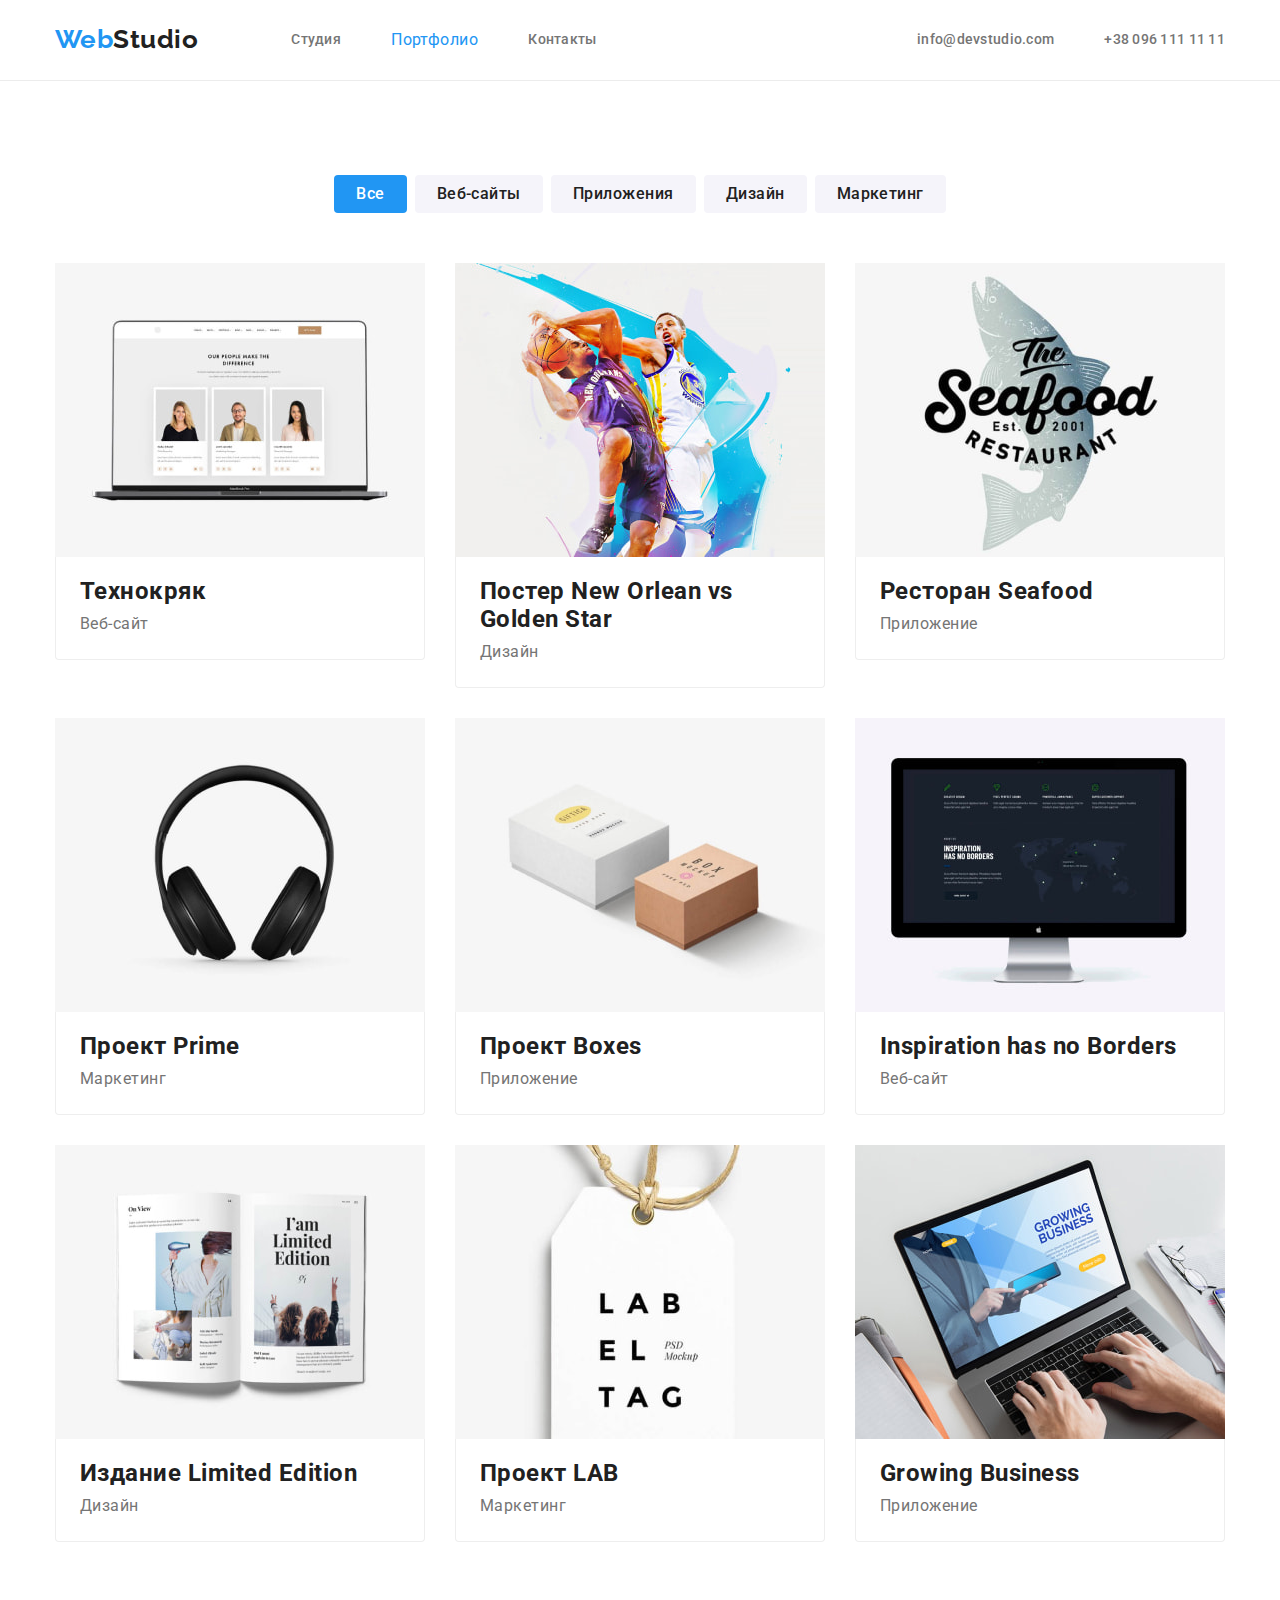
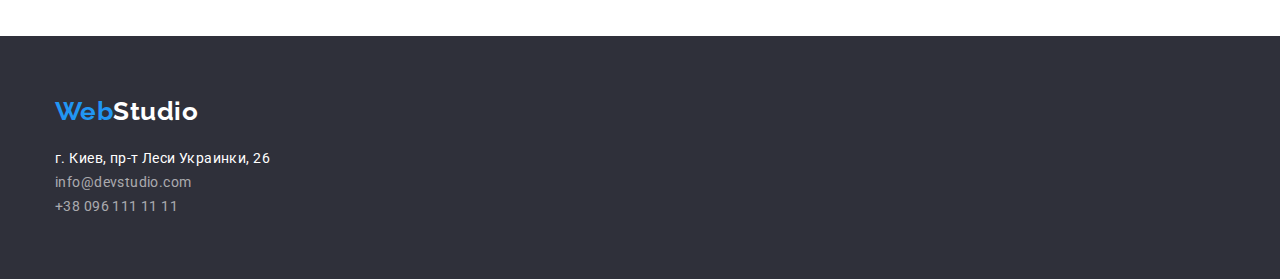
<file: portfolio.html>
<!DOCTYPE html>
<html lang="ru">
  <head>
    <meta charset="UTF-8" />
    <meta http-equiv="X-UA-Compatible" content="IE=edge" />
    <meta name="viewport" content="width=device-width, initial-scale=1.0" />
    <title>Portfolio</title>
    <link rel="preconnect" href="https://fonts.googleapis.com" />
    <link rel="preconnect" href="https://fonts.gstatic.com" crossorigin />
    <link
      href="https://fonts.googleapis.com/css2?family=Raleway:wght@700&family=Roboto:wght@400;500;700;900&display=swap"
      rel="stylesheet"
    />
    <link rel="stylesheet" href="./css/styles.css" />
  </head>
  <body>
    <header class="header">
      <div class="container nav">
        <nav class="navigation">
          <a class="logo-link" lang="en" href="./index.html"
            >Web<span class="logo-accent">Studio</span></a
          >
          <ul class="header-list">
            <li class="header-item">
              <a class="header-studio-link" href="./index.html">Студия</a>
            </li>
            <li class="header-item"><a class="header-portfolio-link-accent" href="#">Портфолио</a></li>
            <li class="header-item"><a class="header-contacts-link" href="#">Контакты</a></li>
          </ul>
        </nav>
        <ul class="header-contacts-list">
          <li class="header-contacts-item">
            <a class="header-mail" href="mailto:info@devstudio.com">info@devstudio.com</a>
          </li>
          <li class="header-contacts-item">
            <a class="header-tel" href="tel:380961111111">+38 096 111 11 11</a>
          </li>
        </ul>
      </div>
    </header>
    <!-- Main content -->
    <main class="portfolio-content">
      <section class="section">
        <div class="container portfolio-сontainer">
          <h1 class="visually-hidden">Портфолио</h1>
          <ul class="portfolio-list-buttons">
            <li class="filter-item">
              <button class="accent-filter-button" type="button">Все</button>
            </li>
            <li class="filter-item">
              <button class="filter-button" type="button">Веб-сайты</button>
            </li>
            <li class="filter-item">
              <button class="filter-button" type="button">Приложения</button>
            </li>
            <li class="filter-item">
              <button class="filter-button" type="button">Дизайн</button>
            </li>
            <li class="filter-item">
              <button class="filter-button" type="button">Маркетинг</button>
            </li>
          </ul>
          <ul class="portfolio">
            <li class="portfolio-item">
              <img
                class="portfolio-item-img"
                src="./images/img/works presentation/img.jpg"
                alt="интернет-магазин"
                width="370"
                height="294"
              />
              <div class="port-title">
                <h2 class="porfolio-title">Технокряк</h2>
                <p class="portfolio-text">Веб-сайт</p>
              </div>
            </li>
            <li class="portfolio-item">
              <img
                class="portfolio-item-img"
                src="./images/img/works presentation/img (1).jpg"
                alt="Постер баскетбольных команд"
                width="370"
                height="294"
              />
              <div class="port-title">
                <h2 class="porfolio-title">Постер New Orlean vs Golden Star</h2>
                <p class="portfolio-text">Дизайн</p>
              </div>
            </li>
            <li class="portfolio-item">
              <img
                class="portfolio-item-img"
                src="./images/img/works presentation/img (2).jpg"
                alt="Ресторан морской кухни"
                width="370"
                height="294"
              />
              <div class="port-title">
                <h2 class="porfolio-title">Ресторан Seafood</h2>
                <p class="portfolio-text">Приложениe</p>
              </div>
            </li>
            <li class="portfolio-item">
              <img
                class="portfolio-item-img"
                src="./images/img/works presentation/img (3).jpg"
                alt="Наушники"
                width="370"
                height="294"
              />
              <div class="port-title">
                <h2 class="porfolio-title">Проект Prime</h2>
                <p class="portfolio-text">Маркетинг</p>
              </div>
            </li>
            <li class="portfolio-item">
              <img
                class="portfolio-item-img"
                src="./images/img/works presentation/img (4).jpg"
                alt="приложение проект boxes"
                width="370"
                height="294"
              />
              <div class="port-title">
                <h2 class="porfolio-title">Проект Boxes</h2>
                <p class="portfolio-text">Приложениe</p>
              </div>
            </li>
            <li class="portfolio-item">
              <img
                class="portfolio-item-img"
                src="./images/img/works presentation/img (5).jpg"
                alt="Веб-сайт"
                width="370"
                height="294"
              />
              <div class="port-title">
                <h2 class="porfolio-title">Inspiration has no Borders</h2>
                <p class="portfolio-text">Веб-сайт</p>
              </div>
            </li>
            <li class="portfolio-item">
              <img
                class="portfolio-item-img"
                src="./images/img/works presentation/img (6).jpg"
                alt="Издание книг"
                width="370"
                height="294"
              />
              <div class="port-title">
                <h2 class="porfolio-title">Издание Limited Edition</h2>
                <p class="portfolio-text">Дизайн</p>
              </div>
            </li>
            <li class="portfolio-item">
              <img
                class="portfolio-item-img"
                src="./images/img/works presentation/img (7).jpg"
                alt="проект лабораторий"
                width="370"
                height="294"
              />
              <div class="port-title">
                <h2 class="porfolio-title">Проект LAB</h2>
                <p class="portfolio-text">Маркетинг</p>
              </div>
            </li>
            <li class="portfolio-item">
              <img
                class="portfolio-item-img"
                src="./images/img/works presentation/img (8).jpg"
                alt="приложение для бизнеса"
                width="370"
                height="294"
              />
              <div class="port-title">
                <h2 class="porfolio-title">Growing Business</h2>
                <p class="portfolio-text">Приложение</p>
              </div>
            </li>
          </ul>
        </div>
      </section>
    </main>
     <footer class="footer">
        <div class="container">
            <div class="footer-contacts">
            <a class="footer-logo-link" lang="en" href="./index.html">Web<span class="logo-color">Studio</span></a>
        <address class="footer-address">
                <ul class="footer-list">
                    <li class="footer-item"><a class="footer-address" href="https://www.google.com.ua/maps/place/%D0%B1%D1%83%D0%BB.+%D0%9B%D0%B5%D1%81%D0%B8+%D0%A3%D0%BA%D1%80%D0%B0%D0%B8%D0%BD%D0%BA%D0%B8,+26,+%D0%9A%D0%B8%D0%B5%D0%B2,+02000/@50.4265336,30.5391,18.04z/data=!4m5!3m4!1s0x40d4cf0e033ecbe9:0x57a4dffefec77da0!8m2!3d50.4265807!4d30.5383858?hl=ru"
                ></a>г. Киев, пр-т Леси Украинки, 26</li>
                    <li class="footer-item"><a class="footer-mail" href="mailto:info@devstudio.com">info@devstudio.com</a></li>
                    <li class="footer-item"><a class="footer-tel" href="tel:380961111111">+38 096 111 11 11</a></li>
                </ul>
            </div>
        </address>
        </div>
    </footer>
  </body>
</html>
</file>
<file: css/styles.css>
html {
  box-sizing: border-box;
}
*,
*::before,
*::after {
  box-sizing: inherit;
}

:root {
  --main-text-color: #757575;
  --title-color: #212121;
  --hero-color: #ffffff;
  --accent-color: #2196f3;
  --border-color: #ececec;
  --footer-color: #2f303a;
}

/* Tag's selectors */

img {
  display: block;
  max-width: 100%;
  height: auto;
}
a {
  text-decoration-line: none;
}
ul {
  list-style: none;
  padding-left: 0;
}
h1,
h2,
h3,
p,
ul {
  margin-top: 0;
  margin-bottom: 0;
}

body {
  margin: 0;
  font-family: 'Roboto', sans-serif;
  font-style: normal;
  font-weight: 400;
  color: var(--title-color);
  letter-spacing: 0.03em;
}

/* Main container */

.container {
  width: 1200px;
  padding-left: 15px;
  padding-right: 15px;
  margin-left: auto;
  margin-right: auto;
}

/* Header page */
.header {
  border-bottom: 1px solid #ececec;
}
.navigation,
.logo-link,
.header-list,
.header-contacts-list {
  display: flex;
  align-items: center;
}
.nav {
  display: flex;
}
.header-list .header-item,
.header-contacts-list .header-contacts-item {
  margin-right: 50px;
}
.header-list .header-item:last-child {
  margin-right: 0;
}

.header-contacts-list .header-contacts-item:last-child {
  margin-right: 0;
}

.header-contacts-list {
  margin-left: auto;
}

.logo-link {
  margin-right: 93px;
  padding-top: 24px;
  padding-bottom: 25px;
}
.logo-link,
.footer-logo-link {
  font-family: 'Raleway';
  font-style: normal;
  font-weight: 700;
  font-size: 26px;
  line-height: 1.19;
  color: var(--accent-color);
}
.logo-accent,
.logo-color {
  color: var(--title-color);
}
.header-studio-link,
.header-portfolio-link,
.header-contacts-link,
.header-mail,
.header-tel {
  display: flex;
  padding-top: 32px;
  padding-bottom: 32px;
  font-weight: 500;
  font-size: 14px;
  line-height: 1.14;
  letter-spacing: 0.02em;
  color: var(--main-text-color);
}
/* .header-studio-link {
  margin-right: 50px;
}
.header-portfolio-link {
  margin-right: 50px;
  color: var(--title-color);
}
.header-contacts-link {
  margin-right: 331px;
  color: var(--title-color);
} */

/* .header-list .header-item,
.header-contacts-list .header-contacts-item:last-child {
  margin-right: 0;
} */
.header-list .header-item:last-child {
  margin-left: auto;
}
.header-studio-link:hover,
.header-studio-link:focus {
  color: var(--accent-color);
}
.header-studio-link-accent {
  color: var(--accent-color);
}
.header-portfolio-link:hover {
  color: var(--accent-color);
}
.header-portfolio-link:focus {
  color: var(--accent-color);
}
.header-contacts-link:hover {
  color: var(--accent-color);
}
.header-contacts-link:focus {
  color: var(--accent-color);
}
.header-mail:hover,
.header-mail:focus {
  color: var(--accent-color);
}
.header-tel:hover,
.header-tel:focus {
  color: var(--accent-color);
}
/* Hero section */
.overlay {
  text-align: center;
  padding-top: 200px;
  padding-bottom: 200px;
  background-color: #c4c4c4;
  min-height: 600px;
  max-width: 1600px;
  background-position: center;
  background-size: cover;
  background-repeat: no-repeat;
  margin-right: auto;
  margin-left: auto;
  background-image: linear-gradient(to right, rgba(47, 48, 58, 0.4), rgba(47, 48, 58, 0.4)),
    url(../images/img/overlay/imgoverlay.jpg);
}
.hero-section {
  text-align: center;
  padding-top: 200px;
  padding-bottom: 200px;
  letter-spacing: 0.06em;
  color: var(--hero-color);
  background-color: #2f303a;
}
.hero-title {
  margin-bottom: 30px;
  font-weight: 900;
  font-size: 44px;
  line-height: 1.36;
  text-transform: uppercase;
  color: var(--hero-color);
}
.hero-button {
  border-radius: 4px;
  height: 50px;
  padding: 10px 32px;
  border: 1px solid transparent;
  font-weight: 700;
  font-size: 16px;
  line-height: 1.88;
  cursor: pointer;
  background-color: var(--accent-color);
  color: var(--hero-color);
}

/* Features section */

.section-title-hidden {
  visibility: hidden;
}
.section {
  padding-top: 94px;
  padding-bottom: 94px;
}
.features-list {
  display: flex;
}
.features-title {
  margin-bottom: 10px;
  text-transform: uppercase;
  font-weight: 700;
  font-size: 14px;
  line-height: 1.14;
}
.features-text {
  text-align: left;
  vertical-align: top;
  color: var(--main-text-color);
  font-size: 14px;
  line-height: 1.71;
}
.features-item {
  margin-right: 30px;
  margin-left: auto;
  justify-content: space-between;
}
.features-item:last-child {
  margin-right: 0;
}
/* Section works */
.section-works {
  padding-top: 0;
}
.section-title {
  text-align: center;
  margin-bottom: 50px;
  font-weight: 700;
  font-size: 36px;
  line-height: 1.17;
}
.works-list {
  display: flex;
}
.works-item {
  margin-right: 30px;
}
.works-item:last-child {
  margin-right: 0;
}
/* Team Section */

.section-team {
  background-color: #f5f4fa;
  padding-bottom: 0;
}
.team-list {
  display: flex;
}
.team-member {
  margin-bottom: 10px;
  color: var(--title-color);
  font-weight: 500;
}
.team-member,
.team-job {
  text-align: center;
  font-size: 16px;
  line-height: 1.19;
  color: var(--main-text-color);
}
.team-item {
  margin-right: 30px;
  padding-top: 30px;
  padding-bottom: 30px;
  box-shadow: 0px 1px 3px rgba(0, 0, 0, 0.12), 0px 1px 1px rgba(0, 0, 0, 0.14),
    0px 2px 1px rgba(0, 0, 0, 0.2);
  border-radius: 0px 0px 4px 4px;
  margin-bottom: 94px;
}
.team-item:last-child {
  margin-right: 0;
}

/* Footer studio */

.footer {
  padding-top: 60px;
  padding-bottom: 60px;
  background-color: var(--footer-color);
}
.logo-color {
  color: var(--hero-color);
}
.footer-address {
  font-style: normal;
  margin-top: 20px;
  font-weight: 400;
  font-size: 14px;
  line-height: 1.71;
  letter-spacing: 0.03em;
  color: var(--hero-color);
}
.footer-mail {
  margin-top: 9px;
  font-size: 14px;
  line-height: 1.71;
  letter-spacing: 0.03em;
  color: rgba(255, 255, 255, 0.6);
}
.footer-tel {
  margin-top: 9px;
  font-size: 14px;
  line-height: 1.71;
  letter-spacing: 0.03em;
  color: rgba(255, 255, 255, 0.6);
}

/* PORTFOLIO */

.header-portfolio-link-accent {
  color: var(--accent-color);
}
.visually-hidden {
  position: absolute;
  width: 1px;
  height: 1px;
  margin: -1px;
  border: 0;
  padding: 0;
  clip: rect(0 0 0 0);
  overflow: hidden;
  white-space: nowrap;
  clip-path: inset(50%);
  visibility: hidden;
}
.portfolio-list-buttons {
  display: flex;
  justify-content: center;
}
.filter-item {
  margin-right: 8px;
}
.filter-item:last-child {
  margin-right: 0;
}
.filter-button {
  display: flex;
  justify-content: center;
  align-items: center;
  border-radius: 4px;
  padding: 6px 22px;
  background-color: #f5f4fa;
  border: rgba(0, 0, 0, 0.25);
  font-family: inherit;
  font-weight: 500;
  font-size: 16px;
  line-height: 1.63;
  cursor: pointer;
  letter-spacing: 0.03em;
  color: var(--title-color);
}
.accent-filter-button {
  display: flex;
  align-items: center;
  border-radius: 4px;
  padding: 6px 22px;
  color: var(--hero-color);
  border: rgba(0, 0, 0, 0.25);
  font-family: inherit;
  font-weight: 500;
  font-size: 16px;
  line-height: 1.63;
  cursor: pointer;
  letter-spacing: 0.03em;
  background-color: #2196f3;
}
.filter-button:hover,
.filter-button:focus {
  color: var(--hero color);
  background-color: var(--accent-color);
}
.portfolio-container {
  display: flex;
}

.portfolio {
  margin-top: 50px;
  display: flex;
  flex-wrap: wrap;
}
.portfolio-item {
  width: 370px;
  margin: 0 30px 30px auto;
  background-color: var(--hero-color);
}
.portfolio-item:nth-child(3n) {
  margin-right: 0;
}
.portfolio-item:nth-child(n + 7) {
  margin-bottom: 0;
  margin-left: 0;
}
.port-title {
  padding: 20px 24px;
  border-bottom-left-radius: 4px;
  border-bottom-right-radius: 4px;
  border-left: 1px solid #eeeeee;
  border-right: 1px solid #eeeeee;
  border-bottom: 1px solid #eeeeee;
}
.portfolio-title {
  font-weight: 700;
  font-size: 18px;
  line-height: 2;
  letter-spacing: 0.06em;
  color: var(--title-color);
}
.porfolio-title {
  margin-bottom: 4px;
}
.portfolio-text {
  font-size: 16px;
  line-height: 1.88;
  letter-spacing: 0.03em;
  color: var(--main-text-color);
}
</file>
